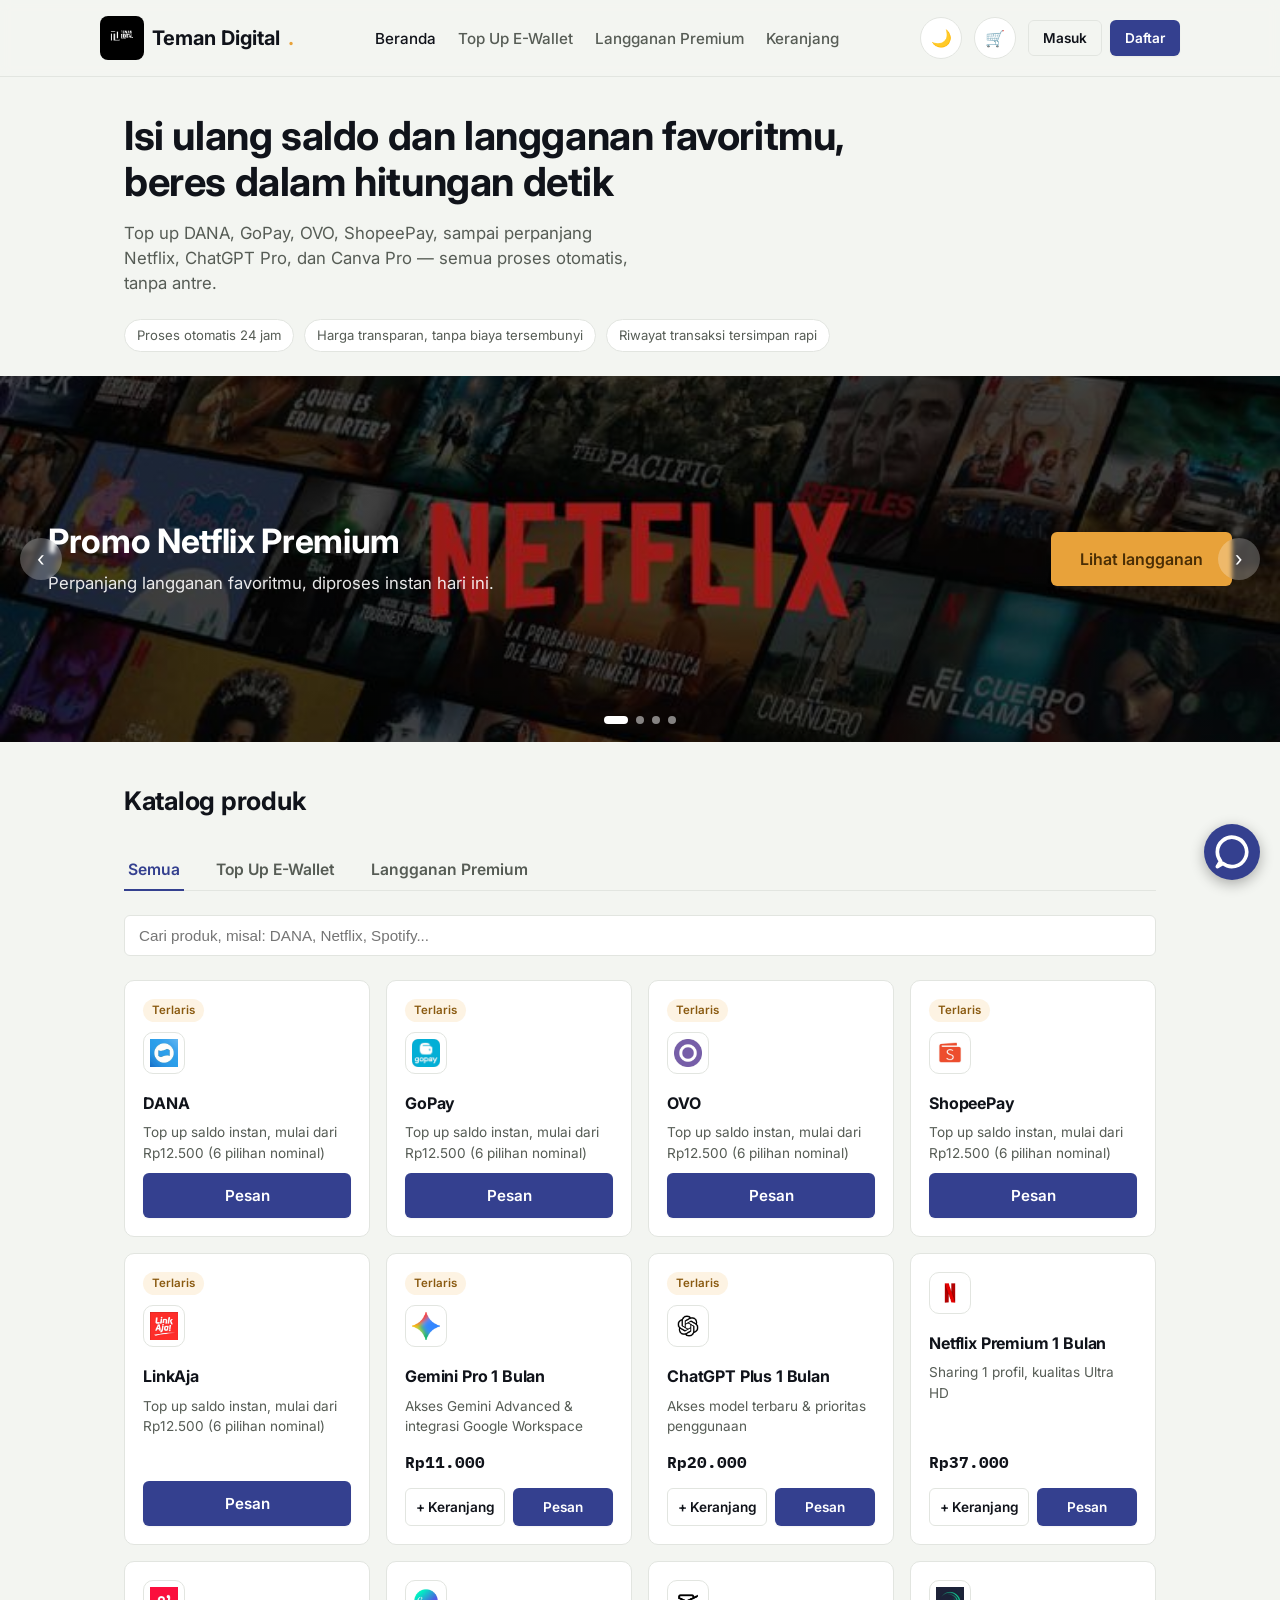
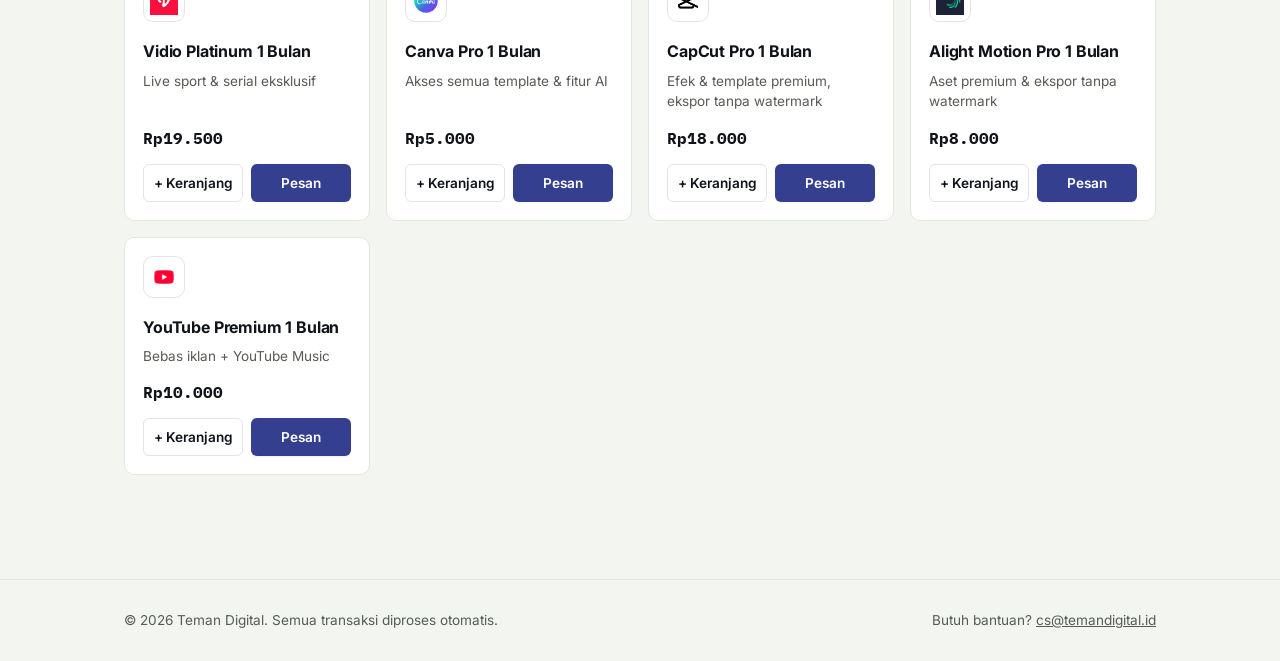
<file: index.html>
<!DOCTYPE html>
<html lang="id">
<head>
<meta charset="UTF-8">
<script src="js/theme.js"></script>
<meta name="viewport" content="width=device-width, initial-scale=1.0">
<title>Teman Digital — Top Up E-Wallet & Langganan Premium</title>
<link rel="preconnect" href="https://fonts.googleapis.com">
<link href="https://fonts.googleapis.com/css2?family=Space+Grotesk:wght@500;700&family=Inter:wght@400;500;600;700&family=IBM+Plex+Mono:wght@500;600&display=swap" rel="stylesheet">
<link rel="stylesheet" href="css/style.css">
</head>
<body>

<header class="site">
  <div class="wrap nav-row">
    <a href="index.html" class="logo"><img src="assets/img/logo 1.png" alt="Teman Digital" class="logo-img" onerror="this.style.display='none'">Teman Digital<span class="dot">.</span></a>
    <ul class="nav-links">
      <li><a href="index.html" class="active">Beranda</a></li>
      <li><a href="index.html#ewallet">Top Up E-Wallet</a></li>
      <li><a href="index.html#premium">Langganan Premium</a></li>
      <li><a href="checkout.html">Keranjang</a></li>
    </ul>
    <div class="nav-actions">
      <button class="theme-toggle" data-theme-toggle type="button" aria-label="Ganti mode gelap/terang">🌙</button>
      <a href="checkout.html" class="cart-btn" aria-label="Keranjang">
        🛒<span class="cart-badge" data-cart-count style="display:none">0</span>
      </a>
      <div data-auth-slot style="display:flex; gap:8px;"></div>
    </div>
  </div>
</header>

<section class="hero">
  <div class="wrap">
    <div style="max-width: 760px;">
      <h1>Isi ulang saldo dan langganan favoritmu, beres dalam hitungan detik</h1>
      <p class="lead">Top up DANA, GoPay, OVO, ShopeePay, sampai perpanjang Netflix, ChatGPT Pro, dan Canva Pro — semua proses otomatis, tanpa antre.</p>
      <div class="hero-badges">
        <span class="hero-badge">Proses otomatis 24 jam</span>
        <span class="hero-badge">Harga transparan, tanpa biaya tersembunyi</span>
        <span class="hero-badge">Riwayat transaksi tersimpan rapi</span>
      </div>
    </div>
  </div>
</section>

<div class="banner-slider" id="bannerSlider">
  <div class="banner-track" id="bannerTrack"></div>
  <button class="banner-nav banner-prev" id="bannerPrev" aria-label="Sebelumnya">‹</button>
  <button class="banner-nav banner-next" id="bannerNext" aria-label="Berikutnya">›</button>
  <div class="banner-dots" id="bannerDots"></div>
</div>

<section class="section" id="ewallet">
  <div class="wrap">
    <div class="section-head">
      <h2>Katalog produk</h2>
    </div>

    <div class="tabs">
      <button class="tab-btn active" data-tab="all">Semua</button>
      <button class="tab-btn" data-tab="ewallet">Top Up E-Wallet</button>
      <button class="tab-btn" data-tab="premium">Langganan Premium</button>
    </div>

    <div class="search-row">
      <input type="text" id="searchInput" placeholder="Cari produk, misal: DANA, Netflix, Spotify...">
    </div>

    <div class="grid" id="productGrid"></div>
    <div class="empty-state" id="emptyState" style="display:none;">
      <h3>Produk tidak ditemukan</h3>
      <p>Coba kata kunci lain atau pilih kategori berbeda.</p>
    </div>
  </div>
</section>

<footer class="site">
  <div class="wrap">
    <span>© 2026 Teman Digital. Semua transaksi diproses otomatis.</span>
    <span>Butuh bantuan? <a href="mailto:cs@temandigital.id">cs@temandigital.id</a></span>
  </div>
</footer>

<nav class="tabbar-mobile">
  <a href="index.html" class="active">🏠<span>Beranda</span></a>
  <a href="checkout.html">🛒<span>Keranjang</span></a>
  <a href="akun.html">👤<span>Akun</span></a>
</nav>

<div class="modal-overlay" id="modalOverlay">
  <div class="modal-box" id="modalBox"></div>
</div>

<script src="js/store.js"></script>
<script src="js/nav.js"></script>
<script>
  let activeTab = 'all';
  let searchQuery = '';

  /* ---------------- Toast kecil buat feedback ---------------- */
  function showToast(msg) {
    let toast = document.getElementById('toastMsg');
    if (!toast) {
      toast = document.createElement('div');
      toast.id = 'toastMsg';
      toast.style.cssText = 'position:fixed; bottom:22px; left:50%; transform:translateX(-50%); background:var(--ink); color:var(--bg); padding:11px 20px; border-radius:999px; font-size:0.86rem; font-weight:600; z-index:200; box-shadow:0 6px 18px rgba(0,0,0,0.25); opacity:0; transition:opacity .25s ease; pointer-events:none;';
      document.body.appendChild(toast);
    }
    toast.textContent = msg;
    toast.style.opacity = '1';
    clearTimeout(toast._t);
    toast._t = setTimeout(() => { toast.style.opacity = '0'; }, 2600);
  }

  /* ---------------- Modal (Pesan) ---------------- */
  const modalOverlay = document.getElementById('modalOverlay');
  const modalBox = document.getElementById('modalBox');
  function openModal(html) {
    modalBox.innerHTML = html;
    modalOverlay.classList.add('open');
    document.body.style.overflow = 'hidden';
    modalBox.querySelectorAll('[data-modal-close]').forEach(b => b.addEventListener('click', closeModal));
  }
  function closeModal() {
    modalOverlay.classList.remove('open');
    document.body.style.overflow = '';
  }
  modalOverlay.addEventListener('click', (e) => { if (e.target === modalOverlay) closeModal(); });
  document.addEventListener('keydown', (e) => { if (e.key === 'Escape') closeModal(); });

  function submitQuickOrder(productId, target) {
    if (!Auth.isLoggedIn()) {
      window.location.href = 'login.html?next=index.html';
      return;
    }
    const p = Products.byId(productId);
    const user = Auth.currentUser();
    const order = Orders.create({
      userId: user.id,
      items: [{ productId: p.id, name: p.name, qty: 1, price: p.price }],
      total: p.price,
      method: 'Konfirmasi via WhatsApp',
      targetAccount: target,
    });
    closeModal();
    window.open(whatsappOrderLink(order), '_blank');
    showToast(`Pesanan ${order.id} dibuat — lanjutkan di WhatsApp`);
  }

  function iconHtmlFor(p) {
    const c = brandColor(p.provider);
    return p.logo
      ? `<div class="icon" style="background:var(--surface); border:1px solid var(--border); padding:6px; margin-bottom:10px;"><img src="${p.logo}" alt="${p.provider}" style="width:100%; height:100%; object-fit:contain;"></div>`
      : `<div class="icon" style="background:${c.bg}; color:${c.fg}; margin-bottom:10px;">${p.icon}</div>`;
  }

  function openSingleModal(productId) {
    const p = Products.byId(productId);
    openModal(`
      <div class="modal-head">
        <div>
          ${iconHtmlFor(p)}
          <h3>${p.name}</h3>
          <p style="margin:0; font-size:0.85rem;">${formatRupiah(p.price)}</p>
        </div>
        <button class="modal-close" data-modal-close type="button">&times;</button>
      </div>
      <div class="field" style="margin-top:16px;">
        <label for="modalTarget">Nomor HP / akun tujuan</label>
        <input type="text" id="modalTarget" placeholder="Contoh: 081234567890 atau email akun">
      </div>
      <button class="btn btn-primary btn-block" id="modalConfirmBtn">Konfirmasi &amp; Pesan</button>
      <button class="btn btn-ghost btn-block" id="modalCartBtn" style="margin-top:8px;">+ Tambah ke Keranjang</button>
    `);
    document.getElementById('modalCartBtn').addEventListener('click', () => {
      Cart.add(productId, 1);
      renderNavState();
      closeModal();
      showToast('Ditambahkan ke keranjang');
    });
    document.getElementById('modalConfirmBtn').addEventListener('click', () => {
      const target = document.getElementById('modalTarget').value.trim();
      if (!target) { showToast('Isi dulu nomor/akun tujuan ya'); return; }
      submitQuickOrder(productId, target);
    });
  }

  function openEwalletModal(provider) {
    const variants = Products.byCategory('ewallet').filter(p => p.provider === provider).sort((a, b) => a.price - b.price);
    let selectedId = variants[0].id;
    openModal(`
      <div class="modal-head">
        <div>
          ${iconHtmlFor(variants.find(v => v.logo) || variants[0])}
          <h3>Top Up ${provider}</h3>
          <p style="margin:0; font-size:0.85rem;">Pilih nominal yang mau dibeli</p>
        </div>
        <button class="modal-close" data-modal-close type="button">&times;</button>
      </div>
      <div class="nominal-list">
        ${variants.map(v => `
          <div class="nominal-opt ${v.id === selectedId ? 'selected' : ''}" data-nominal="${v.id}">
            <span>${v.name.replace(provider, '').trim()}</span>
            <span class="n-price">${formatRupiah(v.price)}</span>
          </div>
        `).join('')}
      </div>
      <div class="field">
        <label for="modalTarget">Nomor HP / akun tujuan</label>
        <input type="text" id="modalTarget" placeholder="Contoh: 081234567890">
      </div>
      <button class="btn btn-primary btn-block" id="modalConfirmBtn">Konfirmasi &amp; Pesan</button>
      <button class="btn btn-ghost btn-block" id="modalCartBtn" style="margin-top:8px;">+ Tambah ke Keranjang</button>
    `);
    modalBox.querySelectorAll('[data-nominal]').forEach(opt => {
      opt.addEventListener('click', () => {
        selectedId = opt.getAttribute('data-nominal');
        modalBox.querySelectorAll('[data-nominal]').forEach(o => o.classList.remove('selected'));
        opt.classList.add('selected');
      });
    });
    document.getElementById('modalCartBtn').addEventListener('click', () => {
      Cart.add(selectedId, 1);
      renderNavState();
      closeModal();
      showToast('Ditambahkan ke keranjang');
    });
    document.getElementById('modalConfirmBtn').addEventListener('click', () => {
      const target = document.getElementById('modalTarget').value.trim();
      if (!target) { showToast('Isi dulu nomor/akun tujuan ya'); return; }
      submitQuickOrder(selectedId, target);
    });
  }

  /* ---------------- Grid produk (e-wallet digabung per provider) ---------------- */
  function buildDisplayList() {
    const popularIds = Products.popularIds();
    let source = activeTab === 'all' ? Products.all() : Products.byCategory(activeTab);
    if (searchQuery) {
      const q = searchQuery.toLowerCase();
      source = source.filter(p => p.name.toLowerCase().includes(q) || p.provider.toLowerCase().includes(q));
    }
    const grouped = {};
    source.filter(p => p.category === 'ewallet').forEach(p => {
      (grouped[p.provider] = grouped[p.provider] || []).push(p);
    });
    const ewalletCards = Object.keys(grouped).map(provider => {
      const variants = grouped[provider].sort((a, b) => a.price - b.price);
      return { type: 'ewallet-group', provider, variants, minPrice: variants[0].price, icon: variants[0].icon, popular: variants.some(v => popularIds.includes(v.id)) };
    });
    const premiumCards = source.filter(p => p.category === 'premium').map(p => ({ type: 'single', product: p, popular: popularIds.includes(p.id) }));
    return [...ewalletCards, ...premiumCards];
  }
  
  function showSkeleton() {
  const grid = document.getElementById('productGrid');
  document.getElementById('emptyState').style.display = 'none';
  grid.innerHTML = Array.from({ length: 8 }).map(() =>
    `<div class="skeleton-card"><div class="skeleton-shimmer"></div></div>`
  ).join('');
}

  function renderGrid() {
    const list = buildDisplayList();
    const grid = document.getElementById('productGrid');
    const empty = document.getElementById('emptyState');
    if (list.length === 0) {
      grid.innerHTML = '';
      empty.style.display = 'block';
      return;
    }
    empty.style.display = 'none';
    grid.innerHTML = list.map(item => {
      if (item.type === 'ewallet-group') {
        return `
        <div class="card">
          ${item.popular ? '<span class="badge-popular">Terlaris</span>' : ''}
          ${iconHtmlFor(item.variants.find(v => v.logo) || item.variants[0])}
          <h4>${item.provider}</h4>
          <p class="desc">Top up saldo instan, mulai dari ${formatRupiah(item.minPrice)} (${item.variants.length} pilihan nominal)</p>
          <button class="btn btn-primary btn-block" data-ewallet="${item.provider}" style="margin-top:auto;">Pesan</button>
        </div>`;
      }
      const p = item.product;
      return `
      <div class="card">
        ${item.popular ? '<span class="badge-popular">Terlaris</span>' : ''}
        ${iconHtmlFor(p)}
        <h4>${p.name}</h4>
        <p class="desc">${p.desc || p.provider}</p>
        <div class="price-row"><span class="price">${formatRupiah(p.price)}</span></div>
        <div class="actions">
          <button class="btn btn-ghost" data-add="${p.id}">+ Keranjang</button>
          <button class="btn btn-primary" data-order="${p.id}">Pesan</button>
        </div>
      </div>`;
    }).join('');

    grid.querySelectorAll('[data-add]').forEach(btn => {
      btn.addEventListener('click', () => {
        Cart.add(btn.getAttribute('data-add'), 1);
        renderNavState();
        showToast('Ditambahkan ke keranjang');
      });
    });
    grid.querySelectorAll('[data-order]').forEach(btn => {
      btn.addEventListener('click', () => openSingleModal(btn.getAttribute('data-order')));
    });
    grid.querySelectorAll('[data-ewallet]').forEach(btn => {
      btn.addEventListener('click', () => openEwalletModal(btn.getAttribute('data-ewallet')));
    });
  }

  document.querySelectorAll('.tab-btn').forEach(btn => {
    btn.addEventListener('click', () => {
      document.querySelectorAll('.tab-btn').forEach(b => b.classList.remove('active'));
      btn.classList.add('active');
      activeTab = btn.getAttribute('data-tab');
            showSkeleton();
      setTimeout(renderGrid, 220);
    });
  });
  document.getElementById('searchInput').addEventListener('input', (e) => {
    searchQuery = e.target.value;
    renderGrid();
  });

  /* ---------------- Banner iklan (auto-slide + manual) ---------------- */
  function renderBanner() {
    const banners = Banners.all();
    const track = document.getElementById('bannerTrack');
    const dotsWrap = document.getElementById('bannerDots');
    track.innerHTML = banners.map(b => `
      <div class="banner-slide" style="background:${b.image ? `linear-gradient(rgba(0,0,0,.35),rgba(0,0,0,.35)), url('${b.image}') center/cover no-repeat` : `linear-gradient(120deg, ${b.colorFrom}, ${b.colorTo})`};">
        <div class="b-text"><h3>${b.title}</h3><p>${b.subtitle}</p></div>
        <a href="${b.link}" class="btn btn-accent">${b.cta}</a>
      </div>
    `).join('');
    dotsWrap.innerHTML = banners.map((_, i) => `<button data-dot="${i}" class="${i === 0 ? 'active' : ''}" aria-label="Slide ${i + 1}"></button>`).join('');

    let current = 0;
    const total = banners.length;
    function goTo(idx) {
      current = (idx + total) % total;
      track.style.transform = `translateX(-${current * 100}%)`;
      dotsWrap.querySelectorAll('button').forEach((d, i) => d.classList.toggle('active', i === current));
    }
    let autoplayTimer;
    function startAutoplay() { autoplayTimer = setInterval(() => goTo(current + 1), 4500); }
    function resetAutoplay() { clearInterval(autoplayTimer); startAutoplay(); }

    document.getElementById('bannerPrev').addEventListener('click', () => { goTo(current - 1); resetAutoplay(); });
    document.getElementById('bannerNext').addEventListener('click', () => { goTo(current + 1); resetAutoplay(); });
    dotsWrap.querySelectorAll('[data-dot]').forEach(d => d.addEventListener('click', () => { goTo(Number(d.getAttribute('data-dot'))); resetAutoplay(); }));

    const slider = document.getElementById('bannerSlider');
    slider.addEventListener('mouseenter', () => clearInterval(autoplayTimer));
    slider.addEventListener('mouseleave', startAutoplay);
    startAutoplay();
  }

  renderGrid();
  renderBanner();
</script>

  <div class="floating-contact" id="floatingContact">
  <div class="fc-sub">
    <a href="https://instagram.com/USERNAME_IG_KAMU" target="_blank" rel="noopener" class="fc-btn fc-ig" aria-label="Instagram">
      <svg viewBox="0 0 24 24" fill="none"><rect x="3" y="3" width="18" height="18" rx="5" stroke="#fff" stroke-width="2"/><circle cx="12" cy="12" r="4" stroke="#fff" stroke-width="2"/><circle cx="17.5" cy="6.5" r="1.2" fill="#fff"/></svg>
    </a>
    <a href="https://wa.me/6285792827315" target="_blank" rel="noopener" class="fc-btn fc-wa" aria-label="WhatsApp">
      <svg viewBox="0 0 24 24" fill="#fff"><path d="M12 2a10 10 0 0 0-8.6 15L2 22l5.2-1.4A10 10 0 1 0 12 2Zm0 18a8 8 0 0 1-4.1-1.1l-.3-.2-3 .8.8-2.9-.2-.3A8 8 0 1 1 12 20Zm4.4-5.9c-.2-.1-1.4-.7-1.6-.8-.2-.1-.4-.1-.5.1-.2.2-.6.8-.8 1-.1.2-.3.2-.5.1-.2-.1-1-.4-1.9-1.2-.7-.6-1.2-1.4-1.3-1.6-.1-.2 0-.4.1-.5.1-.1.2-.3.4-.4.1-.1.2-.3.2-.4.1-.2 0-.3 0-.4-.1-.1-.5-1.3-.7-1.7-.2-.5-.4-.4-.5-.4h-.4c-.2 0-.4.1-.6.3-.2.2-.8.8-.8 1.9s.8 2.2 1 2.4c.1.2 1.6 2.4 3.8 3.4.5.2.9.4 1.3.5.5.2 1 .1 1.4.1.4-.1 1.3-.5 1.5-1 .2-.5.2-.9.1-1l-.5-.2Z"/></svg>
    </a>
  </div>
  <button type="button" class="fc-main" id="fcMainBtn" aria-label="Hubungi kami">
    <svg viewBox="0 0 24 24" fill="none"><path d="M4 12a8 8 0 1 1 3 6.2L4 20l1.8-3A7.96 7.96 0 0 1 4 12Z" stroke="#fff" stroke-width="2" stroke-linejoin="round"/></svg>
  </button>
</div>

<script>
  document.getElementById('fcMainBtn').addEventListener('click', () => {
    document.getElementById('floatingContact').classList.toggle('open');
  });
  document.addEventListener('click', (e) => {
    const fc = document.getElementById('floatingContact');
    if (!fc.contains(e.target)) fc.classList.remove('open');
  });
</script>
</body>
</html>
</file>
<file: css/style.css>
/* ===================================================================
   KilatPay — Top Up E-Wallet & Langganan Aplikasi Premium
   Design tokens
   =================================================================== */
:root{
  --bg: #F3F5F1;
  --surface: #FFFFFF;
  --border: #E2E5E0;
  --ink: #10131A;
  --ink-soft: #565C55;
  --brand: #34408F;
  --brand-dark: #232C66;
  --accent: #E8A23A;
  --accent-ink: #4A2E05;
  --success: #1C8A5B;
  --success-bg: #E4F4EC;
  --danger: #C1432F;
  --danger-bg: #FBE9E5;
  --pending-bg: #FDF3E3;
  --pending-ink: #8A5A10;
  --header-bg: rgba(243,245,241,0.92);

  --font-display: "Inter", "Segoe UI", sans-serif;
  --font-body: "Inter", "Segoe UI", sans-serif;
  --font-mono: "IBM Plex Mono", "Courier New", monospace;

  --radius-s: 6px;
  --radius-m: 10px;
  --container: 1080px;
}

/* ---------- Dark mode ---------- */
[data-theme="dark"]{
  --bg: #12141A;
  --surface: #1B1E26;
  --border: #2C303B;
  --ink: #F1F2F0;
  --ink-soft: #A6ACB8;
  --brand: #6C79E8;
  --brand-dark: #8791F0;
  --accent: #F0B354;
  --accent-ink: #3A2603;
  --success: #3FCB8E;
  --success-bg: rgba(63,203,142,0.15);
  --danger: #F0705A;
  --danger-bg: rgba(240,112,90,0.15);
  --pending-bg: rgba(240,179,84,0.15);
  --pending-ink: #F0B354;
  --header-bg: rgba(27,30,38,0.85);
}
[data-theme="dark"] .k-select,
[data-theme="dark"] .k-input,
[data-theme="dark"] .field input,
[data-theme="dark"] .field select,
[data-theme="dark"] .field textarea,
[data-theme="dark"] .search-row input,
[data-theme="dark"] .pay-opt,
[data-theme="dark"] .cart-btn,
[data-theme="dark"] .hero-badge{
  background: var(--surface);
  color: var(--ink);
}
[data-theme="dark"] .icon[style*="background:#fff"]{ background: var(--surface) !important; }

.theme-toggle{
  width: 42px; height:42px; border-radius: 50%;
  border: 1px solid var(--border); background: var(--surface);
  display:flex; align-items:center; justify-content:center;
  cursor:pointer; font-size: 1.05rem; line-height:1;
}

*{ box-sizing: border-box; }
html{ scroll-behavior: smooth; }
body{
  margin:0;
  background: var(--bg);
  color: var(--ink);
  font-family: var(--font-body);
  line-height: 1.5;
  -webkit-font-smoothing: antialiased;
  transition: background .2s ease, color .2s ease;
}
h1,h2,h3,h4{
  font-family: var(--font-display);
  margin: 0 0 .4em 0;
  line-height: 1.15;
  letter-spacing: -0.01em;
}
p{ margin: 0 0 1em 0; color: var(--ink-soft); }
a{ color: inherit; }
img{ max-width: 100%; display:block; }
button{ font-family: inherit; }
:focus-visible{ outline: 2px solid var(--brand); outline-offset: 2px; }

.wrap{
  max-width: var(--container);
  margin: 0 auto;
  padding: 0 24px;
}

/* ---------- Buttons ---------- */
.btn{
  display: inline-flex;
  align-items: center;
  justify-content: center;
  gap: 8px;
  padding: 12px 22px;
  border-radius: var(--radius-s);
  border: 1px solid transparent;
  font-weight: 600;
  font-size: 0.95rem;
  cursor: pointer;
  text-decoration: none;
  transition: transform .12s ease, background .15s ease, border-color .15s ease;
}
.btn:active{ transform: translateY(1px) scale(0.98); }
.btn-primary{ background: var(--brand); color:#fff; box-shadow: 0 1px 2px rgba(0,0,0,0.05); }
.btn-primary:hover{ background: var(--brand-dark); transform: translateY(-2px); box-shadow: 0 6px 16px rgba(52,64,143,0.25); }
.btn-accent{ background: var(--accent); color: var(--accent-ink); }
.btn-accent:hover{ filter: brightness(0.96); }
.btn-ghost{ background: transparent; border-color: var(--border); color: var(--ink); }
.btn-ghost:hover{ border-color: var(--ink-soft); }
.btn-danger{ background: var(--danger-bg); color: var(--danger); }
.btn-block{ width: 100%; }
.btn-sm{ padding: 7px 14px; font-size: 0.85rem; }
.btn[disabled]{ opacity:.5; cursor:not-allowed; }

/* ---------- Header / nav ---------- */
header.site{
  position: sticky; top:0; z-index: 40;
  background: var(--header-bg);
  backdrop-filter: blur(6px);
  border-bottom: 1px solid var(--border);
}
.nav-row{
  display:flex; align-items:center; justify-content: space-between;
  padding: 16px 0;
  gap: 20px;
}
.logo{
  font-family: var(--font-display);
  font-weight: 700;
  font-size: 1.25rem;
  text-decoration:none;
  color: var(--ink);
  display:flex; align-items:center; gap:8px;
}
.logo-img{
  width: 44px; height: 44px; border-radius: 8px;
  object-fit: cover;
}
.logo .dot{ color: var(--accent); }
.nav-links{ display:flex; align-items:center; gap: 22px; list-style:none; margin:0; padding:0; }
.nav-links a{ text-decoration:none; color: var(--ink-soft); font-weight: 500; font-size: 0.95rem; }
.nav-links a.active, .nav-links a:hover{ color: var(--ink); }
.nav-actions{ display:flex; align-items:center; gap: 12px; }
.cart-btn{
  position: relative;
  display:flex; align-items:center; justify-content:center;
  width: 42px; height: 42px;
  border-radius: 50%;
  border: 1px solid var(--border);
  background: var(--surface);
  text-decoration:none; color:var(--ink);
}
.cart-badge{
  position:absolute; top:-4px; right:-4px;
  background: var(--accent); color: var(--accent-ink);
  font-size: 0.68rem; font-weight:700;
  min-width: 18px; height:18px; border-radius:9px;
  display:flex; align-items:center; justify-content:center;
  padding: 0 4px;
}
.user-chip{
  display:flex; align-items:center; gap:8px;
  font-size:0.9rem; color: var(--ink-soft);
  text-decoration:none;
}
.user-chip strong{ color: var(--ink); }
@media (max-width: 760px){
  .nav-links{ display:none; }
}

/* ---------- Banner / ad slider ---------- */
.banner-slider{
  position: relative;
  overflow: hidden;
  border-radius: 0;
}
.banner-track{
  display:flex;
  transition: transform .5s ease;
}
.banner-slide{
  min-width: 100%;
  display:flex; align-items:center; justify-content: space-between;
  padding: 56px 48px;
   aspect-ratio: 21 / 6;
  gap: 24px;
  color: #fff;
}
.banner-slide .b-text{ max-width: 620px; }
.banner-slide .b-text h3{ color:#fff; font-size: 2.1rem; margin-bottom: 10px; }
.banner-slide .b-text p{ color: rgba(255,255,255,0.9); margin:0; font-size: 1.05rem; }
.banner-slide .btn{ flex-shrink:0; padding: 14px 28px; font-size: 1rem; }
.banner-nav{
  position:absolute; top:50%; transform: translateY(-50%);
  width: 42px; height:42px; border-radius:50%;
  background: rgba(255,255,255,0.25); border: none; color:#fff;
  display:flex; align-items:center; justify-content:center; cursor:pointer; font-size:1.3rem;
  backdrop-filter: blur(2px);
}
.banner-prev{ left: 20px; }
.banner-next{ right: 20px; }
.banner-nav:hover{ background: rgba(255,255,255,0.4); }
.banner-dots{
  position:absolute; bottom: 18px; left:0; right:0;
  display:flex; justify-content:center; gap:8px;
}
.banner-dots button{
  width:8px; height:8px; border-radius:50%; border:none; background: rgba(255,255,255,0.5); cursor:pointer; padding:0;
}
.banner-dots button.active{ background:#fff; width: 24px; border-radius: 4px; }
@media (max-width: 760px){
  .banner-slide{ flex-direction:column; align-items:flex-start; text-align:left; padding: 34px 24px 46px; min-height: 260px; }
  .banner-slide .b-text h3{ font-size: 1.5rem; }
  .banner-slide .b-text p{ font-size: 0.92rem; }
}

/* ---------- Hero ---------- */
.hero{ padding: 36px 0 24px; }
.hero-grid{
  display:grid;
  grid-template-columns: 1.1fr 0.9fr;
  gap: 48px;
  align-items:center;
}
@media (max-width: 860px){ .hero-grid{ grid-template-columns: 1fr; } }
.hero h1{ font-size: clamp(1.8rem, 3.4vw, 2.5rem); }
.hero p.lead{ font-size: 1.05rem; max-width: 46ch; }
.hero-badges{ display:flex; gap:10px; flex-wrap:wrap; margin-top: 22px; }
.hero-badge{
  font-size:0.82rem; color: var(--ink-soft);
  border:1px solid var(--border); border-radius: 999px;
  padding: 6px 12px; background: var(--surface);
}

/* Instant calculator widget */
.kalkulator{
  background: var(--surface);
  border: 1px solid var(--border);
  border-radius: var(--radius-m);
  padding: 22px;
}
.kalkulator .k-head{
  display:flex; justify-content:space-between; align-items:baseline;
  margin-bottom: 14px;
}
.kalkulator .k-head span{ font-family: var(--font-mono); font-size: 0.78rem; color: var(--ink-soft); }
.k-row{ margin-bottom: 14px; }
.k-row label{ display:block; font-size:0.82rem; color: var(--ink-soft); margin-bottom:6px; }
.k-select, .k-input{
  width:100%; padding: 11px 12px; border-radius: var(--radius-s);
  border: 1px solid var(--border); background: #fff; font-size: 0.95rem; font-family: inherit;
}
.k-total{
  display:flex; justify-content:space-between; align-items:center;
  border-top: 1px dashed var(--border); padding-top: 14px; margin-top: 4px;
}
.k-total .num{ font-family: var(--font-mono); font-size: 1.3rem; font-weight:700; }

/* ---------- Section headings ---------- */
.section{ padding: 44px 0; }
.section-head{ display:flex; align-items:flex-end; justify-content:space-between; gap: 20px; margin-bottom: 24px; flex-wrap:wrap; }
.section-head h2{ font-size: 1.6rem; }

/* ---------- Tabs ---------- */
.tabs{ display:flex; gap:6px; border-bottom: 1px solid var(--border); margin-bottom: 24px; flex-wrap:wrap; }
.tab-btn{
  background:none; border:none; padding: 10px 4px; margin-right: 22px;
  font-size: 0.98rem; font-weight:600; color: var(--ink-soft); cursor:pointer;
  border-bottom: 2px solid transparent; margin-bottom:-1px;
}
.tab-btn.active{ color: var(--brand); border-color: var(--brand); }

.search-row{ display:flex; gap:10px; margin-bottom: 24px; flex-wrap: wrap; }
.search-row input{
  flex:1; min-width: 220px; padding: 11px 14px; border-radius: var(--radius-s);
  border: 1px solid var(--border); font-size: 0.95rem;
}

/* ---------- Product grid / cards ---------- */
.grid{ display:grid; grid-template-columns: repeat(auto-fill, minmax(230px,1fr)); gap: 16px; }
.card{
  background: var(--surface); border:1px solid var(--border); border-radius: var(--radius-m);
  padding: 18px; display:flex; flex-direction:column; gap: 10px;
}
.icon{
  width: 42px; height:42px; border-radius: 10px;
  display:flex; align-items:center; justify-content:center; font-weight:700; font-family: var(--font-display);
  font-size: 0.95rem; letter-spacing: -0.02em;
  overflow: hidden; flex-shrink: 0;
}
.card h4{ font-size: 1rem; margin:0; }
.card .desc{ font-size: 0.85rem; color: var(--ink-soft); margin:0; flex:1; }
.card .price-row{ display:flex; align-items:center; justify-content:space-between; margin-top: 4px; }
.card .price{ font-family: var(--font-mono); font-weight:700; }
.card .actions{ display:flex; gap:8px; margin-top: 4px; }
.card .actions .btn{ flex:1; padding: 10px 8px; font-size:0.85rem; }
.badge-popular{
  align-self:flex-start; font-size: 0.72rem; background: var(--pending-bg); color: var(--pending-ink);
  padding: 3px 9px; border-radius: 999px; font-weight:600;
}

/* ---------- Modal / popup pesan ---------- */
.modal-overlay{
  position:fixed; inset:0; background: rgba(10,11,15,0.55); backdrop-filter: blur(5px);
  display:flex; align-items:center; justify-content:center; z-index:100; padding: 20px;
  opacity:0; pointer-events:none; transition: opacity .18s ease;
}
.modal-overlay.open{ opacity:1; pointer-events:all; }
.modal-box{
  background: var(--surface); border: 1px solid var(--border); border-radius: var(--radius-m);
  max-width: 440px; width:100%; padding: 26px; max-height: 88vh; overflow-y:auto;
  transform: translateY(12px); transition: transform .18s ease;
}
.modal-overlay.open .modal-box{ transform: translateY(0); }
.modal-head{ display:flex; justify-content:space-between; align-items:flex-start; gap:10px; margin-bottom: 4px; }
.modal-close{ background:none; border:none; font-size:1.4rem; line-height:1; cursor:pointer; color: var(--ink-soft); padding:0 2px; }
.nominal-list{ display:flex; flex-direction:column; gap:8px; margin: 16px 0; }
.nominal-opt{
  display:flex; justify-content:space-between; align-items:center;
  border:1px solid var(--border); border-radius: var(--radius-s); padding: 11px 14px; cursor:pointer; background: var(--bg);
}
.nominal-opt.selected{ border-color: var(--brand); background: rgba(52,64,143,0.08); }
[data-theme="dark"] .nominal-opt.selected{ background: rgba(108,121,232,0.18); }
.nominal-opt .n-price{ font-family: var(--font-mono); font-weight:700; font-size: 0.92rem; }

/* ---------- Steps ---------- */
.steps{ display:flex; gap: 0; margin-bottom: 32px; }
.step{ flex:1; text-align:center; position:relative; }
.step:not(:last-child)::after{
  content:""; position:absolute; top:15px; left:56%; width:88%; height:2px; background: var(--border);
}
.step .circ{
  width:32px; height:32px; border-radius:50%; background: var(--surface); border: 2px solid var(--border);
  display:flex; align-items:center; justify-content:center; margin: 0 auto 8px; font-weight:700; font-size:0.85rem;
  position: relative; z-index:1; color: var(--ink-soft);
}
.step.done .circ{ background: var(--brand); border-color: var(--brand); color:#fff; }
.step.active .circ{ border-color: var(--brand); color: var(--brand); }
.step span.label{ font-size: 0.8rem; color: var(--ink-soft); }
.step.active span.label{ color: var(--ink); font-weight:600; }

/* ---------- Forms / panels ---------- */
.panel{ background: var(--surface); border:1px solid var(--border); border-radius: var(--radius-m); padding: 28px; }
.field{ margin-bottom: 16px; }
.field label{ display:block; font-size: 0.85rem; margin-bottom: 6px; font-weight:600; }
.field input, .field select, .field textarea{
  width:100%; padding: 11px 13px; border-radius: var(--radius-s); border:1px solid var(--border);
  font-size: 0.95rem; font-family: inherit; background:#fff;
}
.field .hint{ font-size:0.78rem; color: var(--ink-soft); margin-top:5px; }
.form-narrow{ max-width: 420px; margin: 0 auto; }
.auth-shell{ display:flex; min-height: calc(100vh - 73px); align-items:center; padding: 40px 0; }

.pay-methods{ display:grid; grid-template-columns: repeat(auto-fill,minmax(140px,1fr)); gap:10px; }
.pay-opt{
  border:1px solid var(--border); border-radius: var(--radius-s); padding: 12px; cursor:pointer;
  font-size: 0.88rem; font-weight:600; text-align:center; background:#fff;
}
.pay-opt.selected{ border-color: var(--brand); background: #EEF0FA; color: var(--brand-dark); }

/* ---------- Cart / summary ---------- */
.cart-line{ display:flex; justify-content:space-between; align-items:center; padding: 12px 0; border-bottom: 1px solid var(--border); gap: 10px; }
.cart-line .name{ font-weight:600; font-size:0.92rem; }
.cart-line .meta{ font-size: 0.78rem; color: var(--ink-soft); }
.qty-ctrl{ display:flex; align-items:center; gap:8px; }
.qty-ctrl button{ width:26px; height:26px; border-radius:6px; border:1px solid var(--border); background:#fff; cursor:pointer; }
.summary-row{ display:flex; justify-content:space-between; padding: 6px 0; font-size:0.92rem; color: var(--ink-soft); }
.summary-row.total{ font-weight:700; color: var(--ink); font-size: 1.05rem; border-top: 1px dashed var(--border); padding-top:12px; margin-top:6px; }
.summary-row .num, .cart-line .price{ font-family: var(--font-mono); }

/* ---------- Table ---------- */
table.data{ width:100%; border-collapse: collapse; font-size: 0.9rem; }
table.data th{ text-align:left; font-size:0.75rem; color: var(--ink-soft); text-transform: uppercase; letter-spacing:0.04em; padding: 10px 12px; border-bottom: 1px solid var(--border); }
table.data td{ padding: 12px; border-bottom: 1px solid var(--border); vertical-align: middle; }
table.data td.mono, .order-id{ font-family: var(--font-mono); font-size: 0.85rem; }
.table-wrap{ overflow-x:auto; }

.status-pill{ font-size:0.75rem; font-weight:700; padding: 4px 10px; border-radius: 999px; display:inline-block; }
.status-sukses{ background: var(--success-bg); color: var(--success); }
.status-pending{ background: var(--pending-bg); color: var(--pending-ink); }
.status-gagal{ background: var(--danger-bg); color: var(--danger); }

/* ---------- Misc ---------- */
.empty-state{ text-align:center; padding: 50px 20px; color: var(--ink-soft); }
.empty-state h3{ color: var(--ink); }
.alert{ padding: 12px 14px; border-radius: var(--radius-s); font-size: 0.88rem; margin-bottom: 16px; }
.alert-error{ background: var(--danger-bg); color: var(--danger); }
.alert-success{ background: var(--success-bg); color: var(--success); }
.two-col{ display:grid; grid-template-columns: 1.4fr 1fr; gap: 24px; align-items:flex-start; }
@media (max-width: 860px){ .two-col{ grid-template-columns: 1fr; } }
.tag-role{ font-size:0.7rem; font-weight:700; padding: 2px 8px; border-radius: 999px; background: var(--brand); color:#fff; margin-left:8px; }

footer.site{ border-top: 1px solid var(--border); margin-top: 60px; padding: 30px 0; }
footer.site .wrap{ display:flex; justify-content:space-between; flex-wrap:wrap; gap:12px; font-size:0.85rem; color: var(--ink-soft); }

.dev-note{
  background: #FFF9E9; border:1px dashed #D8B25C; border-radius: var(--radius-s);
  padding: 12px 14px; font-size: 0.8rem; color: #6B4E12; margin-bottom: 20px;
}
.dev-note strong{ color:#4A2E05; }

.tabbar-mobile{ display:none; }
@media (max-width: 760px){
  .tabbar-mobile{
    display:flex; position:fixed; bottom:0; left:0; right:0; background:var(--surface);
    border-top:1px solid var(--border); z-index:50; padding: 8px 0 calc(8px + env(safe-area-inset-bottom));
  }
  .tabbar-mobile a{ flex:1; text-align:center; text-decoration:none; color: var(--ink-soft); font-size: 0.68rem; display:flex; flex-direction:column; align-items:center; gap:3px; }
  .tabbar-mobile a.active{ color: var(--brand); font-weight:700; }
  body{ padding-bottom: 62px; }
}

/* ---------- Skeleton loading ---------- */
.skeleton-card{
  background: var(--surface);
  border: 1px solid var(--border);
  border-radius: var(--radius-m);
  padding: 16px;
  height: 210px;
  overflow: hidden;
  position: relative;
}
.skeleton-shimmer{
  position: absolute; inset: 0;
  background: linear-gradient(90deg, transparent, rgba(255,255,255,0.35), transparent);
  animation: shimmer 1.2s infinite;
  transform: translateX(-100%);
}
[data-theme="dark"] .skeleton-shimmer{
  background: linear-gradient(90deg, transparent, rgba(255,255,255,0.08), transparent);
}
@keyframes shimmer{ to{ transform: translateX(100%); } }

/* ---------- Floating contact (speed-dial) ---------- */
.floating-contact{
  position: fixed; right: 20px; bottom: 20px; z-index: 100;
  display:flex; flex-direction:column; align-items:center; gap:12px;
}
.fc-sub{
  display:flex; flex-direction:column; gap:12px;
  opacity:0; transform: translateY(10px);
  pointer-events:none;
  transition: opacity .18s ease, transform .18s ease;
}
.floating-contact:hover .fc-sub,
.floating-contact.open .fc-sub{
  opacity:1; transform:translateY(0); pointer-events:auto;
}
.fc-btn{
  width:52px; height:52px; border-radius:50%;
  display:flex; align-items:center; justify-content:center;
  box-shadow: 0 4px 14px rgba(0,0,0,0.25);
  text-decoration:none; transition: transform .15s ease;
}
.fc-btn:hover{ transform: scale(1.08); }
.fc-btn svg{ width:26px; height:26px; }
.fc-wa{ background:#25D366; }
.fc-ig{ background: radial-gradient(circle at 30% 110%, #fdf497 0%, #fdf497 5%, #fd5949 45%,#d6249f 60%,#285AEB 90%); }
.fc-main{
  width:56px; height:56px; border-radius:50%; border:none; cursor:pointer;
  background: var(--brand); color:#fff;
  display:flex; align-items:center; justify-content:center;
  box-shadow: 0 4px 14px rgba(0,0,0,0.3);
  transition: transform .15s ease, background .15s ease;
}
.fc-main:hover{ background: var(--brand-dark); transform: scale(1.05); }
@media (max-width: 760px){
  .floating-contact{ right: 14px; bottom: 76px; }
}
</file>
